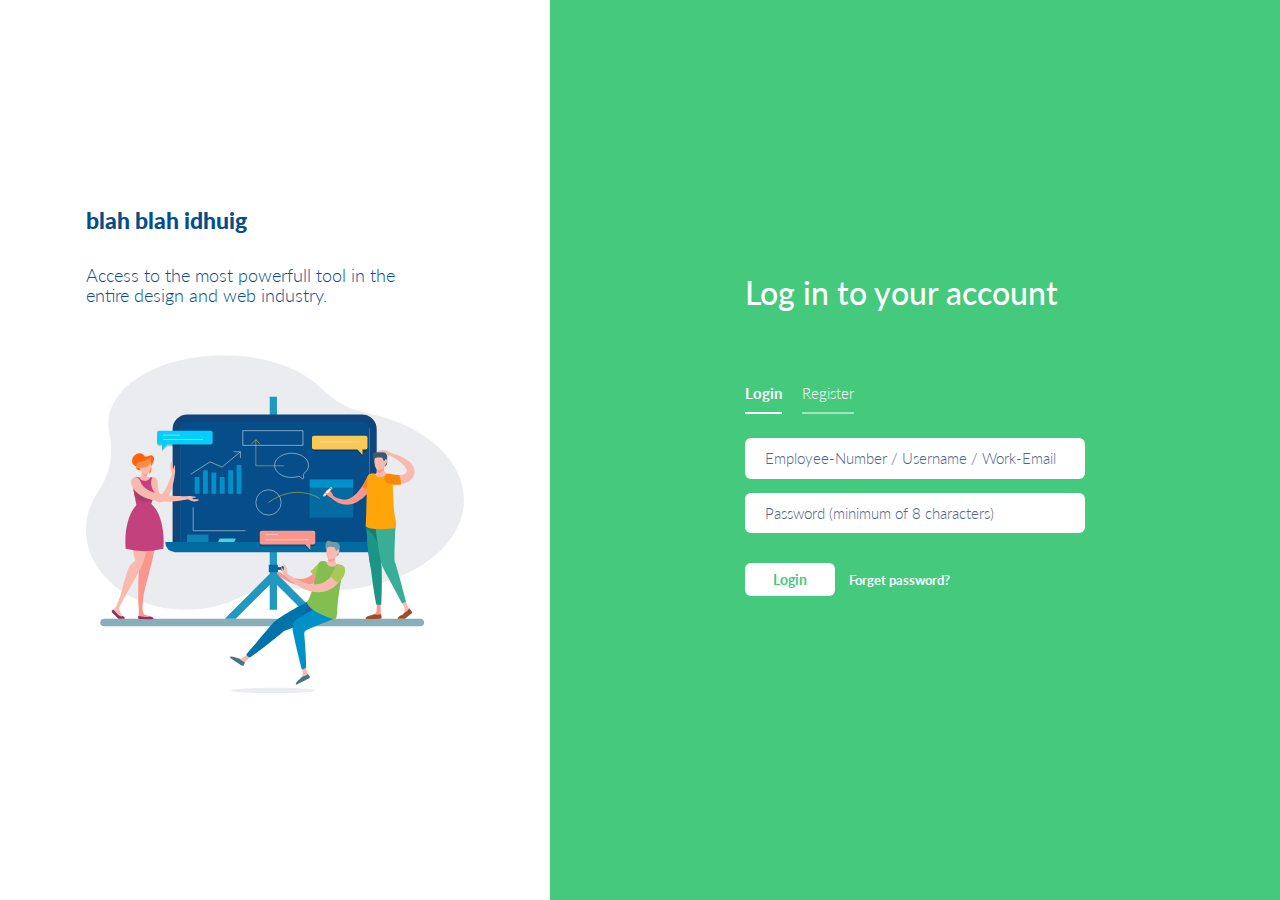
<file: login8.html>
<!DOCTYPE html
<html lang="en">
<head>
    <meta charset="UTF-8">
    <meta name="viewport" content="width=device-width, initial-scale=1.0">
    <title>ioform</title>
    <link rel="stylesheet" type="text/css" href="css/bootstrap.min.css">
    <link rel="stylesheet" type="text/css" href="css/fontawesome-all.min.css">
    <link rel="stylesheet" type="text/css" href="css/iofrm-style.css">
    <link rel="stylesheet" type="text/css" href="css/iofrm-theme8.css">
</head>
<body>
    <div class="form-body">
        <div class="website-logo">
            <a href="index.html">
                <div class="logo">
                    <img class="logo-size" src="images/logo-light.svg" alt="">
                </div>
            </a>
        </div>
        <div class="row">
            <div class="img-holder">
                <div class="bg"></div>
                <div class="info-holder">
                    <h3>blah blah  idhuig</h3>
                    <p>Access to the most powerfull tool in the entire design and web industry.</p>
                    <img src="images/graphic4.svg" alt="">
                </div>
            </div>
            <div class="form-holder">
                <div class="form-content">
                    <div class="form-items">
                        <div class="website-logo-inside">
                            <div>
                                <H2 style="color:white">
                                    Log in to your account 
                                </H2>   
                            </div>
                        </div>
                        <div class="page-links">
                            <a href="login8.html" class="active">Login</a><a href="register8.html">Register</a>
                        </div>
                        <form>
                            <input class="form-control" type="text" name="username" placeholder="Employee-Number / Username / Work-Email" required>
                            <input class="form-control" type="password" name="password" placeholder="Password (minimum of 8 characters)" required>
                            <div class="form-button">
                                <button id="submit" type="submit" class="ibtn">Login</button> <a href="forget8.html">Forget password?</a>
                            </div>
                        </form>
                        
                    </div>
                </div>
            </div>
        </div>
    </div>
<script src="js/jquery.min.js"></script>
<script src="js/popper.min.js"></script>
<script src="js/bootstrap.min.js"></script>
<script src="js/main.js"></script>
</body>
</html>
</file>
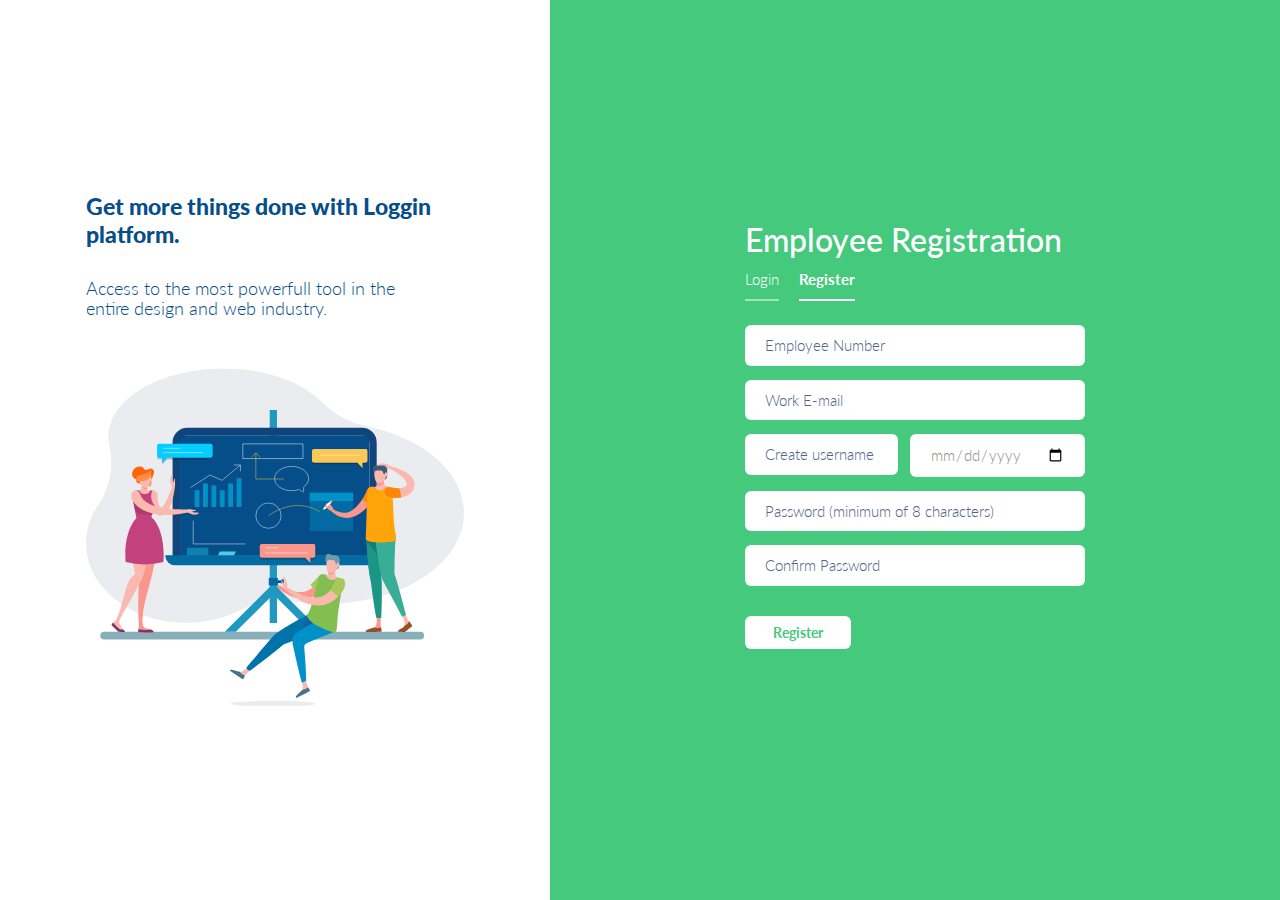
<file: register8.html>
<!DOCTYPE html>
<html lang="en">
<head>
    <meta charset="UTF-8">
    <meta name="viewport" content="width=device-width, initial-scale=1.0">
    <title>iofrm</title>
    <link rel="stylesheet" type="text/css" href="css/bootstrap.min.css">
    <link rel="stylesheet" type="text/css" href="css/fontawesome-all.min.css">
    <link rel="stylesheet" type="text/css" href="css/iofrm-style.css">
    <link rel="stylesheet" type="text/css" href="css/iofrm-theme8.css">
</head>
<body>
    <div class="form-body">
        <div class="website-logo">
            <a href="index.html">
                <div class="logo">
                    <img class="logo-size" src="images/logo-light.svg" alt="">
                </div>
            </a>
        </div>
        <div class="row">
            <div class="img-holder">
                <div class="bg"></div>
                <div class="info-holder">
                    <h3>Get more things done with Loggin platform.</h3>
                    <p>Access to the most powerfull tool in the entire design and web industry.</p>
                    <img src="images/graphic4.svg" alt="">
                </div>
            </div>
            <div class="form-holder">
                <div class="form-content">
                    <div class="form-items">
                        <div>
                            <H2 style="color:white">
                                Employee Registration
                            </H2>   
                        </div>
                        <div class="page-links">
                            <a href="login8.html">Login</a><a href="register8.html" class="active">Register</a>
                        </div>
                        <form>
                            <input class="form-control" type="text" name="name" placeholder="Employee Number" required>
                            <input class="form-control" type="email" name="email" placeholder="Work E-mail" required>

                            <div>
                                <div class="row">
                                    <div class="col">
                                        <input class="form-control" type="text" name="username" placeholder="Create username" required>
                                    </div>
                                    <div class="col">
                                        <input class="form-control" type="date" name="date_of_birth" placeholder="Date of birth" required>
                                    </div>
                                </div>
                            </div>

                            
                            <input class="form-control" type="password" name="password" placeholder="Password (minimum of 8 characters)" required>
                            <input class="form-control" type="password" name="password" placeholder="Confirm Password" required>
                            <div class="form-button">
                                <button id="submit" type="submit" class="ibtn">Register</button>
                            </div>
                        </form>
                       
                    </div>
                </div>
            </div>
        </div>
    </div>
<script src="js/jquery.min.js"></script>
<script src="js/popper.min.js"></script>
<script src="js/bootstrap.min.js"></script>
<script src="js/main.js"></script>
</body>
</html>
</file>
<file: css/iofrm-style.css>
/*------------------------------------------------------------------
 * Theme Name: iofrm - form templates
 * Theme URI: http://www.brandio.io/envato/iofrm
 * Author: Brandio
 * Author URI: http://www.brandio.io/
 * Description: A Bootstrap Responsive HTML5 Template
 * Version: 1.0
 * Licensed under MIT (https://github.com/twbs/bootstrap/blob/master/LICENSE)
 * Bootstrap v4.1 (http://getbootstrap.com)
 * Copyright 2019 Brandio.
 -------------------------------------------------------------------*/
/*------------------------------------------------------------------
[Table of contents]

1. General Styles.
2. Responsive Styles.
-------------------------------------------------------------------*/
@import url("https://fonts.googleapis.com/css?family=Lato:100,300,400,700,900");
/* -----------------------------------
    1 - General Styles
------------------------------------*/
*, body {
    font-family: 'Lato', sans-serif;
    font-weight: 400;
    -webkit-font-smoothing: antialiased;
    text-rendering: optimizeLegibility;
    -moz-osx-font-smoothing: grayscale;
}

html, body {
    height: 100%;
}

.form-body {
    background-color: #0093FF;
    height: 100%;
}

.form-body > .row {
    position: relative;
    margin-left: 0;
    margin-right: 0;
    height: 100%;
}

.website-logo {
    display: inline-block;
    position: absolute;
    z-index: 1000;
    top: 50px;
    left: 50px;
    right: initial;
    bottom: initial;
}

.website-logo img {
    width: 100px;
}

.website-logo a {
    display: inline-block;
}

.website-logo .logo {
    display: inline-block;
    background-image: url("../images/logo-light.svg");
    background-size: contain;
    background-repeat: no-repeat;
}

.website-logo .logo img {
    width: 100px;
}

.website-logo .logo img.logo-size {
    opacity: 0 !important;
}

.website-logo-inside {
    margin-bottom: 70px;
}

.website-logo-inside img {
    width: 100px;
}

.website-logo-inside a {
    display: inline-block;
}

.website-logo-inside .logo {
    display: inline-block;
    background-image: url("../images/logo-light.svg");
    background-size: contain;
    background-repeat: no-repeat;
}

.website-logo-inside .logo img {
    width: 100px;
}

.website-logo-inside .logo img.logo-size {
    opacity: 0 !important;
}

.preview-body {
    padding-top: 70px;
    padding-bottom: 70px;
    text-align: center;
}

.preview-body .web-logo {
    margin-bottom: 50px;
}

.preview-body .web-logo img {
    width: 130px;
}

.preview-body .web-title {
    font-size: 30px;
    font-weight: 300;
    color: #000;
    line-height: 35px;
    margin-bottom: 50px;
}

.preview-body .img-link {
    display: inline-block;
    width: 100%;
    margin: 20px 0;
    padding: 0 5px;
}

.preview-body .img-link img {
    width: 100%;
    border-radius: 15px;
    -webkit-box-shadow: 0 0 5px rgba(0, 123, 255, 0.38);
    box-shadow: 0 0 5px rgba(0, 123, 255, 0.38);
    -webkit-transition: all 0.5s cubic-bezier(0.34, 1.61, 0.7, 1);
    transition: all 0.5s cubic-bezier(0.34, 1.61, 0.7, 1);
}

.preview-body .img-link:hover img, .preview-body .img-link:focus img {
    -webkit-transform: scale(1.05);
    -moz-transform: scale(1.05);
    -ms-transform: scale(1.05);
    transform: scale(1.05);
    -webkit-box-shadow: 0 11px 19px rgba(0, 123, 255, 0.18);
    box-shadow: 0 11px 19px rgba(0, 123, 255, 0.18);
}

.img-holder {
    display: inline-block;
    position: absolute;
    top: 0;
    left: 0;
    width: 550px;
    min-height: 700px;
    height: 100%;
    overflow: hidden;
    background-color: #000000;
    padding: 60px;
    text-align: center;
    z-index: 999;
}

.img-holder .info-holder {
    position: relative;
    top: 50%;
    -webkit-transform: translateY(-50%);
    -moz-transform: translateY(-50%);
    -ms-transform: translateY(-50%);
    transform: translateY(-50%);
}

.img-holder .info-holder h3 {
    display: inline-block;
    color: #fff;
    text-align: left;
    font-size: 23px;
    font-weight: 900;
    margin-bottom: 30px;
    width: 100%;
    max-width: 378px;
    padding-right: 30px;
}

.img-holder .info-holder p {
    display: inline-block;
    color: #fff;
    text-align: left;
    font-size: 18px;
    font-weight: 300;
    line-height: 20px;
    margin-bottom: 50px;
    width: 100%;
    max-width: 378px;
    padding-right: 30px;
}

.img-holder .info-holder img {
    width: 100%;
    max-width: 378px;
}

.img-holder .info-holder.simple-info h3 {
    padding-right: 0;
}

.img-holder .info-holder.simple-info p {
    padding-right: 0;
}

.img-holder .info-holder.simple-info img {
    max-width: 160px;
    margin-bottom: 50px;
}

.img-holder .bg {
    position: absolute;
    opacity: 0.23;
    left: 0;
    top: 0;
    width: 100%;
    height: 100%;
    background-image: url("../images/img1.jpg");
    background-size: cover;
    background-position: center;
    z-index: -1;
}

@media (min-height: 700px) {
    .img-holder {
        position: fixed;
    }

    .website-logo {
        position: fixed;
    }
}

.form-holder {
    margin-left: 550px;
    width: 100%;
}

.form-holder .form-content {
    position: relative;
    text-align: center;
    display: -webkit-box;
    display: -moz-box;
    display: -ms-flexbox;
    display: -webkit-flex;
    display: flex;
    -webkit-justify-content: center;
    justify-content: center;
    -webkit-align-items: center;
    align-items: center;
    padding: 60px;
    min-height: 100%;
}

.form-holder .form-content ::-webkit-input-placeholder {
    color: #526489;
}

.form-holder .form-content :-moz-placeholder {
    color: #526489;
}

.form-holder .form-content ::-moz-placeholder {
    color: #526489;
}

.form-holder .form-content :-ms-input-placeholder {
    color: #526489;
}

.form-control:focus {
    -webkit-box-shadow: none;
    box-shadow: none;
}

.form-control ::-webkit-input-placeholder {
    color: #526489;
}

.form-control :-moz-placeholder {
    color: #526489;
}

.form-control ::-moz-placeholder {
    color: #526489;
}

.form-control :-ms-input-placeholder {
    color: #526489;
}

.form-content {
    position: relative;
    background-color: #0093FF;
}

.form-content .form-group {
    color: #fff;
    font-size: 15px;
    font-weight: 300;
}

.form-content .form-items {
    display: inline-block;
    width: 100%;
    max-width: 340px;
    text-align: left;
    -webkit-transition: all 0.4s ease;
    transition: all 0.4s ease;
}

.form-content h3 {
    color: #fff;
    text-align: left;
    font-size: 24px;
    font-weight: 900;
    margin-bottom: 10px;
}

.form-content h3.form-title {
    margin-bottom: 30px;
}

.form-content p {
    color: #fff;
    text-align: left;
    font-size: 18px;
    font-weight: 300;
    line-height: 20px;
    margin-bottom: 30px;
}

.form-content p.form-subtitle {
    font-size: 16px;
    margin-bottom: 15px;
}

.form-content label {
    color: #fff;
    text-align: left;
    font-size: 15px;
    font-weight: 300;
    line-height: 20px;
    margin-bottom: 10px;
}

.form-content .page-links {
    margin-bottom: 34px;
}

.form-content .page-links a {
    position: relative;
    display: inline-block;
    text-decoration: none;
    color: #fff;
    font-weight: 300;
    font-size: 15px;
    margin-right: 20px;
    -webkit-transition: all 0.3s ease;
    transition: all 0.3s ease;
}

.form-content .page-links a:last-child {
    margin-right: 0;
}

.form-content .page-links a:after {
    position: absolute;
    content: "";
    width: 100%;
    height: 2px;
    left: 0;
    bottom: -10px;
    background-color: rgba(255, 255, 255, 0.5);
    -webkit-transition: all 0.3s ease;
    transition: all 0.3s ease;
}

.form-content .page-links a.active {
    font-weight: 700;
}

.form-content .page-links a.active:after {
    background-color: #fff;
}

.form-content .page-links a:hover:after, .form-content .page-links a:focus:after {
    background-color: #fff;
}

.form-content input, .form-content .dropdown-toggle.btn-default {
    width: 100%;
    padding: 9px 20px;
    text-align: left;
    border: 0;
    outline: 0;
    border-radius: 6px;
    background-color: #fff;
    font-size: 15px;
    font-weight: 300;
    color: #8D8D8D;
    -webkit-transition: all 0.3s ease;
    transition: all 0.3s ease;
    margin-bottom: 14px;
}

.form-content input:hover, .form-content input:focus, .form-content .dropdown-toggle.btn-default:hover, .form-content .dropdown-toggle.btn-default:focus {
    border: 0;
    background-color: #ebeff8;
    color: #8D8D8D;
}

.form-content textarea {
    position: static !important;
    width: 100%;
    padding: 8px 20px;
    border-radius: 6px;
    text-align: left;
    background-color: #fff;
    border: 0;
    font-size: 15px;
    color: #8D8D8D;
    outline: none;
    resize: none;
    height: 120px;
    -webkit-transition: none;
    transition: none;
    margin-bottom: 14px;
}

.form-content textarea:hover, .form-content textarea:focus {
    border: 0;
    background-color: #ebeff8;
    color: #8D8D8D;
}

.form-content .custom-file {
    margin-bottom: 14px;
}

.form-content .custom-file-label {
    position: absolute;
    padding: 9px 20px;
    text-align: left;
    border: 0;
    outline: 0;
    border-radius: 6px;
    background-color: #fff;
    font-size: 15px;
    font-weight: 300;
    color: #8D8D8D;
    outline: none !important;
    -webkit-box-shadow: none !important;
    box-shadow: none !important;
    -webkit-transition: all 0.3s ease;
    transition: all 0.3s ease;
}

.form-content .custom-file-label:after {
    content: "\f382" !important;
    font-family: Font Awesome\ 5 Free;
    font-style: normal;
    font-weight: 600;
    padding: .475rem .75rem .375rem;
    color: #495057;
    background-color: transparent;
    border-left: 0;
    border-radius: 0;
    -webkit-transition: all 0.3s ease;
    transition: all 0.3s ease;
}

.form-content input[type="checkbox"], .form-content input[type="radio"] {
    width: auto;
}

.form-content input[type="checkbox"]:not(:checked), .form-content input[type="checkbox"]:checked, .form-content input[type="radio"]:not(:checked), .form-content input[type="radio"]:checked {
    position: absolute;
    left: -9999px;
}

.form-content input[type="checkbox"]:not(:checked) + label, .form-content input[type="checkbox"]:checked + label, .form-content input[type="radio"]:not(:checked) + label, .form-content input[type="radio"]:checked + label {
    position: relative;
    padding-left: 23px;
    cursor: pointer;
    display: inline;
    color: #fff;
    font-size: 14px;
    font-weight: 700;
    margin-left: 0;
    -webkit-transition: all 0.3s ease;
    transition: all 0.3s ease;
    -webkit-touch-callout: none;
    -webkit-user-select: none;
    -khtml-user-select: none;
    -moz-user-select: none;
    -ms-user-select: none;
    user-select: none;
}

.form-content input[type="checkbox"]:checked + label, .form-content input[type="radio"]:checked + label {
    color: #fff;
}

.form-content input[type="checkbox"]:checked + label:before, .form-content input[type="radio"]:checked + label:before {
    content: '';
    position: absolute;
    left: 0;
    top: 2px;
    width: 15px;
    height: 15px;
    background: #fff;
    border-radius: 50px;
    border: 0px solid #fff;
    -webkit-transition: all 0.3s ease;
    transition: all 0.3s ease;
}

.form-content input[type="checkbox"]:not(:checked) + label:before, .form-content input[type="radio"]:not(:checked) + label:before {
    content: '';
    position: absolute;
    left: 0;
    top: 2px;
    width: 15px;
    height: 15px;
    background: transparent;
    border-radius: 50px;
    border: 2px solid #fff;
    -webkit-transition: all 0.3s ease;
    transition: all 0.3s ease;
}

.form-content input[type="checkbox"]:not(:checked) + label:after, .form-content input[type="radio"]:not(:checked) + label:after {
    opacity: 0;
    -webkit-transform: scale(0);
    -moz-transform: scale(0);
    -ms-transform: scale(0);
    transform: scale(0);
}

.form-content input[type="checkbox"]:disabled + label, .form-content input[type="radio"]:disabled + label {
    opacity: 0.6;
}

.form-content input[type="checkbox"]:checked + label:after, .form-content input[type="checkbox"]:not(:checked) + label:after {
    content: '\f00c';
    font-family: "Font Awesome 5 Free";
    font-style: normal;
    font-weight: 600;
    position: absolute;
    top: 3px;
    left: 3px;
    font-size: 9px;
    color: #0093FF;
    line-height: 14px;
    -webkit-transition: all 0.2s ease;
    transition: all 0.2s ease;
}

.form-content input[type="checkbox"]:checked + label:before {
    border-radius: 4px;
}

.form-content input[type="checkbox"]:not(:checked) + label:before {
    border-radius: 4px;
}

.form-content input[type="radio"]:checked + label:after, .form-content input[type="radio"]:not(:checked) + label:after {
    content: "";
    position: absolute;
    top: 7px;
    left: 5px;
    width: 5px;
    height: 5px;
    border-radius: 20px;
    background-color: #0093FF;
    -webkit-transition: all 0.2s ease;
    transition: all 0.2s ease;
}

.form-content .custom-options {
    display: -webkit-box;
    display: -moz-box;
    display: -ms-flexbox;
    display: -webkit-flex;
    display: flex;
}

.form-content .custom-options input[type="checkbox"], .form-content .custom-options input[type="radio"] {
    width: auto;
}

.form-content .custom-options input[type="checkbox"]:not(:checked), .form-content .custom-options input[type="checkbox"]:checked, .form-content .custom-options input[type="radio"]:not(:checked), .form-content .custom-options input[type="radio"]:checked {
    position: absolute;
    left: -9999px;
}

.form-content .custom-options input[type="checkbox"]:not(:checked) + label, .form-content .custom-options input[type="checkbox"]:checked + label, .form-content .custom-options input[type="radio"]:not(:checked) + label, .form-content .custom-options input[type="radio"]:checked + label {
    position: relative;
    padding-left: 0;
    cursor: pointer;
    display: inline;
    color: #606060;
    background-color: #F7F7F7;
    font-size: 13px;
    font-weight: 400;
    margin-left: 0;
    border-radius: 5px;
    padding: 4px 10px;
    margin-right: 10px;
    -webkit-transition: all 0.3s ease;
    transition: all 0.3s ease;
    -webkit-touch-callout: none;
    -webkit-user-select: none;
    -khtml-user-select: none;
    -moz-user-select: none;
    -ms-user-select: none;
    user-select: none;
    flex-grow: 1;
    text-align: center;
}

.form-content .custom-options input[type="checkbox"]:not(:checked) + label:last-child, .form-content .custom-options input[type="checkbox"]:checked + label:last-child, .form-content .custom-options input[type="radio"]:not(:checked) + label:last-child, .form-content .custom-options input[type="radio"]:checked + label:last-child {
    margin-right: 0;
}

.form-content .custom-options input[type="checkbox"]:not(:checked) + label:after, .form-content .custom-options input[type="checkbox"]:checked + label:after, .form-content .custom-options input[type="radio"]:not(:checked) + label:after, .form-content .custom-options input[type="radio"]:checked + label:after {
    display: none;
}

.form-content .custom-options input[type="checkbox"]:checked + label, .form-content .custom-options input[type="radio"]:checked + label {
    color: #fff;
    background-color: #57D38C;
    font-weight: 400;
    -webkit-box-shadow: 0 3px 8px rgba(74, 230, 142, 0.35);
    box-shadow: 0 3px 8px rgba(74, 230, 142, 0.35);
}

.form-content .custom-options input[type="checkbox"]:checked + label:before, .form-content .custom-options input[type="radio"]:checked + label:before {
    display: none;
}

.form-content .custom-options input[type="checkbox"]:not(:checked) + label:before, .form-content .custom-options input[type="radio"]:not(:checked) + label:before {
    display: none;
}

.form-content .custom-options input[type="checkbox"]:not(:checked) + label:after, .form-content .custom-options input[type="radio"]:not(:checked) + label:after {
    display: none;
}

.form-content .form-button {
    margin-top: 30px;
    margin-bottom: 25px;
}

.form-content .form-button .ibtn {
    border-radius: 6px;
    border: 0;
    padding: 6px 28px;
    background-color: #fff;
    color: #29A4FF;
    font-size: 14px;
    font-weight: 700;
    text-decoration: none;
    cursor: pointer;
    margin-right: 10px;
    outline: none;
    -webkit-transition: all 0.3s ease;
    transition: all 0.3s ease;
    -webkit-box-shadow: 0 0 0 rgba(0, 0, 0, 0.16);
    box-shadow: 0 0 0 rgba(0, 0, 0, 0.16);
}

.form-content .form-button .ibtn:last-child {
    margin-right: 0;
}

.form-content .form-button .ibtn:hover, .form-content .form-button .ibtn:focus {
    -webkit-box-shadow: 0 5px 6px rgba(0, 0, 0, 0.16);
    box-shadow: 0 5px 6px rgba(0, 0, 0, 0.16);
}

.form-content .form-button .ibtn.less-padding {
    padding: 6px 15px !important;
}

.form-content .form-button a {
    font-size: 13px;
    font-weight: 700;
    color: #fff;
}

.form-content .form-button.full-width {
    margin-top: 15px;
}

.form-content .form-button.full-width .ibtn {
    width: 100%;
}

.form-content .btn {
    border-radius: 6px;
    padding: 6px 28px;
    font-size: 14px;
    font-weight: 700;
    margin-right: 10px;
    border: 0;
}

.form-content .btn.btn-light {
    color: #B0C2D0;
}

.form-content .btn.btn-light:hover, .form-content .btn.btn-light:focus {
    color: #a0b6c6;
}

.form-content .btn :last-child {
    margin-right: 0;
}

.form-content form {
    margin-bottom: 30px;
}

.form-content .other-links span {
    font-size: 12px;
    font-weight: 300;
    color: #fff;
    margin-right: 20px;
}

.form-content .other-links a {
    font-size: 12px;
    font-weight: 700;
    color: #fff;
    margin-right: 10px;
}

.form-content .other-links a:last-child {
    margin-right: 0;
}

.form-content .other-links a i {
    display: inline-block;
    width: 25px;
    height: 25px;
    background-color: #000;
    color: #fff;
    border-radius: 25px;
    text-align: center;
    padding-top: 5px;
    font-size: 15px;
    margin: 0 5px;
    -webkit-transition: all 0.3s ease;
    transition: all 0.3s ease;
}

.form-content .other-links a i[class*="fa-twitter"] {
    background-color: #00aced;
}

.form-content .other-links a i[class*="fa-facebook"] {
    background-color: #3b5998;
}

.form-content .other-links a i[class*="fa-youtube"] {
    background-color: #bb0000;
}

.form-content .other-links a i[class*="fa-google"] {
    background-color: #dd4b39;
}

.form-content .other-links a i[class*="fa-linkedin"] {
    background-color: #007bb6;
}

.form-content .other-links a i[class*="fa-instagram"] {
    background-color: #517fa4;
}

.form-content .other-links a i:hover, .form-content .other-links a i:focus {
    opacity: 0.8;
}

.form-content.form-sm input, .form-content.form-sm .dropdown-toggle.btn-default {
    padding: 6px 16px;
    margin-bottom: 10px;
    font-size: 14px;
}

.form-content.form-sm textarea {
    padding: 6px 16px;
    margin-bottom: 10px;
    font-size: 14px;
}

.form-content.form-sm .form-button .ibtn {
    padding: 4px 28px;
}

.form-content.form-sm .btn {
    padding: 4px 28px;
}

.form-content .form-sent {
    position: absolute;
    text-align: center;
    opacity: 0;
    pointer-events: none;
    z-index: 1;
    -webkit-transform-origin: center center;
    -moz-transform-origin: center center;
    -ms-transform-origin: center center;
    transform-origin: center center;
    -webkit-transform: scale(0.7) translateX(200px);
    -moz-transform: scale(0.7) translateX(200px);
    -ms-transform: scale(0.7) translateX(200px);
    transform: scale(0.7) translateX(200px);
    -webkit-transition: all 0.4s ease;
    transition: all 0.4s ease;
}

.form-content .form-sent.show-it {
    opacity: 1;
    pointer-events: all;
    z-index: 2;
    -webkit-transform: scale(1) translateX(0);
    -moz-transform: scale(1) translateX(0);
    -ms-transform: scale(1) translateX(0);
    transform: scale(1) translateX(0);
}

.form-content .form-sent.show-it .tick-holder .tick-icon {
    -webkit-animation: tick-anime3 0.7s cubic-bezier(0.34, 1.61, 0.7, 1) 0s forwards;
    -moz-animation: tick-anime3 0.7s cubic-bezier(0.34, 1.61, 0.7, 1) 0s forwards;
    -ms-animation: tick-anime3 0.7s cubic-bezier(0.34, 1.61, 0.7, 1) 0s forwards;
    animation: tick-anime3 0.7s cubic-bezier(0.34, 1.61, 0.7, 1) 0s forwards;
}

.form-content .form-sent.show-it .tick-holder .tick-icon:before {
    -webkit-animation: tick-anime1 0.2s linear 0.2s forwards;
    -moz-animation: tick-anime1 0.2s linear 0.2s forwards;
    -ms-animation: tick-anime1 0.2s linear 0.2s forwards;
    animation: tick-anime1 0.2s linear 0.2s forwards;
}

.form-content .form-sent.show-it .tick-holder .tick-icon:after {
    -webkit-animation: tick-anime2 0.4s ease 0.4s forwards;
    -moz-animation: tick-anime2 0.4s ease 0.4s forwards;
    -ms-animation: tick-anime2 0.4s ease 0.4s forwards;
    animation: tick-anime2 0.4s ease 0.4s forwards;
}

.form-content .form-sent .tick-holder {
    text-align: center;
    margin-bottom: 12px;
}

.form-content .form-sent .tick-holder .tick-icon {
    position: relative;
    display: inline-block;
    width: 40px;
    height: 40px;
    border-radius: 40px;
    background-color: rgba(255, 255, 255, 0);
    -webkit-transform: rotate(35deg) scale(2);
    -moz-transform: rotate(35deg) scale(2);
    -ms-transform: rotate(35deg) scale(2);
    transform: rotate(35deg) scale(2);
    -webkit-transform-origin: center center;
    -moz-transform-origin: center center;
    -ms-transform-origin: center center;
    transform-origin: center center;
}

.form-content .form-sent .tick-holder .tick-icon:before {
    content: "";
    position: absolute;
    background-color: #fff;
    width: 10px;
    height: 2px;
    top: 28px;
    left: 14px;
    border-radius: 2px;
    -webkit-transform-origin: left center;
    -moz-transform-origin: left center;
    -ms-transform-origin: left center;
    transform-origin: left center;
    -webkit-transform: scaleX(0);
    -moz-transform: scaleX(0);
    -ms-transform: scaleX(0);
    transform: scaleX(0);
}

.form-content .form-sent .tick-holder .tick-icon:after {
    content: "";
    position: absolute;
    background-color: #fff;
    width: 2px;
    height: 20px;
    top: 9px;
    left: 22px;
    border-radius: 2px;
    -webkit-transform-origin: center bottom;
    -moz-transform-origin: center bottom;
    -ms-transform-origin: center bottom;
    transform-origin: center bottom;
    -webkit-transform: scaleY(0);
    -moz-transform: scaleY(0);
    -ms-transform: scaleY(0);
    transform: scaleY(0);
}

.form-content .form-sent h3 {
    text-align: center;
    color: #fff;
}

.form-content .form-sent p {
    text-align: center;
    color: #fff;
    font-size: 15px;
    opacity: 0.8;
    margin-bottom: 20px;
}

.form-content .form-sent .info-holder {
    font-size: 12px;
    font-weight: 700;
    color: #fff;
    border-top: 1px solid rgba(255, 255, 255, 0.5);
    padding: 10px;
    margin-top: 60px;
}

.form-content .form-sent .info-holder span {
    font-size: 12px;
    font-weight: 700;
    color: #fff;
    opacity: 0.6;
}

.form-content .form-sent .info-holder a {
    font-size: 12px;
    font-weight: 700;
    color: #fff;
    opacity: 0.9;
}

.form-content .hide-it {
    opacity: 0;
    z-index: 1;
    pointer-events: none;
    -webkit-transform-origin: center center;
    -moz-transform-origin: center center;
    -ms-transform-origin: center center;
    transform-origin: center center;
    -webkit-transform: scale(0.7) translateX(-200px);
    -moz-transform: scale(0.7) translateX(-200px);
    -ms-transform: scale(0.7) translateX(-200px);
    transform: scale(0.7) translateX(-200px);
}

.form-content .row {
    margin-right: -6px;
    margin-left: -6px;
}

.form-content .row.top-padding {
    padding-top: 30px;
}

.form-content .row.top-padding .form-button {
    margin-top: 0;
}

.form-content .row .col {
    padding-right: 6px;
    padding-left: 6px;
}

.form-body.on-top .website-logo {
    position: absolute;
}

.form-body.on-top .img-holder {
    display: block;
    position: relative;
    width: 100%;
    min-height: initial;
    height: initial;
    overflow: initial;
    padding: 40px;
}

.form-body.on-top .img-holder .info-holder.simple-info h3 {
    margin-bottom: 16px;
}

.form-body.on-top .img-holder .info-holder.simple-info p {
    margin-bottom: 10px;
}

.form-body.on-top .img-holder .info-holder.simple-info img {
    margin-bottom: 20px;
}

.form-body.on-top .form-holder {
    margin-left: 0;
}

@keyframes tick-anime1 {
    0% {
        -webkit-transform: scaleX(0);
        -moz-transform: scaleX(0);
        -ms-transform: scaleX(0);
        transform: scaleX(0);
    }

    100% {
        -webkit-transform: scaleX(1);
        -moz-transform: scaleX(1);
        -ms-transform: scaleX(1);
        transform: scaleX(1);
    }
}

@keyframes tick-anime2 {
    0% {
        -webkit-transform: scaleY(0);
        -moz-transform: scaleY(0);
        -ms-transform: scaleY(0);
        transform: scaleY(0);
    }

    100% {
        -webkit-transform: scaleY(1);
        -moz-transform: scaleY(1);
        -ms-transform: scaleY(1);
        transform: scaleY(1);
    }
}

@keyframes tick-anime3 {
    0% {
        background-color: rgba(255, 255, 255, 0);
        -webkit-transform: rotate(35deg) scale(2);
        -moz-transform: rotate(35deg) scale(2);
        -ms-transform: rotate(35deg) scale(2);
        transform: rotate(35deg) scale(2);
    }

    100% {
        background-color: rgba(255, 255, 255, 0.2);
        -webkit-transform: rotate(45deg) scale(1);
        -moz-transform: rotate(45deg) scale(1);
        -ms-transform: rotate(45deg) scale(1);
        transform: rotate(45deg) scale(1);
    }
}

@keyframes c-tick-anime3 {
    0% {
        background-color: rgba(233, 253, 214, 0);
        -webkit-transform: rotate(35deg) scale(2);
        -moz-transform: rotate(35deg) scale(2);
        -ms-transform: rotate(35deg) scale(2);
        transform: rotate(35deg) scale(2);
    }

    100% {
        background-color: #E9FDD6;
        -webkit-transform: rotate(45deg) scale(1);
        -moz-transform: rotate(45deg) scale(1);
        -ms-transform: rotate(45deg) scale(1);
        transform: rotate(45deg) scale(1);
    }
}

.alert {
    position: relative;
    padding: 6px 12px;
    border: 1px solid #000;
    color: #000000;
    font-size: 13px;
    font-weight: 700;
}

.alert a, .alert a.alert-link {
    font-weight: 700;
    color: #000000;
}

.alert p {
    font-size: 13px;
    font-weight: 700;
    margin-bottom: 18px;
}

.alert.alert-primary {
    background-color: #e2f0ff;
    border-color: #3a86d6;
}

.alert.alert-primary hr {
    border-top-color: #3a86d6;
}

.alert.alert-secondary {
    background-color: #f0f0f0;
    border-color: #8e9396;
}

.alert.alert-secondary hr {
    border-top-color: #8e9396;
}

.alert.alert-success {
    background-color: #F7FFF0;
    border-color: #8CCB57;
}

.alert.alert-success hr {
    border-top-color: #8CCB57;
}

.alert.alert-danger {
    background-color: #FFFAFA;
    border-color: #F55050;
}

.alert.alert-danger hr {
    border-top-color: #F55050;
}

.alert.alert-warning {
    background-color: #fff8e1;
    border-color: #f1cb4b;
}

.alert.alert-warning hr {
    border-top-color: #f1cb4b;
}

.alert.alert-info {
    background-color: #dcedf1;
    border-color: #42bfdb;
}

.alert.alert-info hr {
    border-top-color: #42bfdb;
}

.alert.alert-light {
    background-color: #fefefe;
    border-color: #a7a4a4;
}

.alert.alert-light hr {
    border-top-color: #a7a4a4;
}

.alert.alert-dark {
    background-color: #d6d8d9;
    border-color: #525557;
}

.alert.alert-dark hr {
    border-top-color: #525557;
}

.alert.with-icon {
    padding-left: 32px;
}

.alert.with-icon[class*="alert-"]:before {
    position: absolute;
    font-family: "Font Awesome 5 Free";
    font-style: normal;
    font-weight: 600;
    top: 7px;
    left: 7px;
    width: 20px;
    font-size: 12px;
    text-align: center;
}

.alert.with-icon.alert-primary:before {
    content: "\f12a";
    color: #3a86d6;
}

.alert.with-icon.alert-secondary:before {
    content: "\f12a";
    color: #8e9396;
}

.alert.with-icon.alert-success:before {
    content: "\f00c";
    color: #8CCB57;
}

.alert.with-icon.alert-danger:before {
    content: "\f071";
    color: #F55050;
}

.alert.with-icon.alert-warning:before {
    content: "\f06a";
    color: #f1cb4b;
}

.alert.with-icon.alert-info:before {
    content: "\f129";
    color: #42bfdb;
}

.alert.with-icon.alert-light:before {
    content: "\f12a";
    color: #a7a4a4;
}

.alert.with-icon.alert-dark:before {
    content: "\f12a";
    color: #525557;
}

.alert .close {
    color: #727272;
    font-size: 0.9rem;
    padding: 3px;
    outline: none;
}

.alert .close span {
    color: #727272;
}

.form-body.without-side .website-logo {
    top: 70px;
    left: 50%;
    margin-left: -50px;
    right: initial;
    bottom: initial;
    display: inline-block;
}

.form-body.without-side .website-logo-inside .logo {
    background-image: url("../images/logo-dark.svg");
}

.form-body.without-side .form-holder .form-content ::-webkit-input-placeholder {
    color: #000;
}

.form-body.without-side .form-holder .form-content :-moz-placeholder {
    color: #000;
}

.form-body.without-side .form-holder .form-content ::-moz-placeholder {
    color: #000;
}

.form-body.without-side .form-holder .form-content :-ms-input-placeholder {
    color: #000;
}

.form-body.without-side h3 {
    color: #000;
}

.form-body.without-side p {
    color: #000;
}

.form-body.without-side label {
    color: #000;
}

.form-body.without-side .img-holder {
    z-index: 0;
    width: 100%;
    overflow: hidden;
}

.form-body.without-side .img-holder .info-holder img {
    display: none;
    max-width: 534px;
    -webkit-animation: zoom-in-img 50s linear 0s infinite;
    -moz-animation: zoom-in-img 50s linear 0s infinite;
    -ms-animation: zoom-in-img 50s linear 0s infinite;
    animation: zoom-in-img 50s linear 0s infinite;
    -webkit-transform-origin: center center;
    -moz-transform-origin: center center;
    -ms-transform-origin: center center;
    transform-origin: center center;
    -webkit-transform: scale(1);
    -moz-transform: scale(1);
    -ms-transform: scale(1);
    transform: scale(1);
}

.form-body.without-side .form-holder {
    margin-left: 0;
}

.form-body.without-side .form-holder .form-content {
    background-color: transparent;
}

.form-body.without-side .form-content {
    padding: 125px 60px 60px;
    -webkit-perspective: 800px;
    -moz-perspective: 800px;
    -ms-perspective: 800px;
    perspective: 800px;
}

.form-body.without-side .form-content .form-items {
    padding: 35px 30px;
    border-radius: 10px;
    background-color: #fff;
    -webkit-box-shadow: 0 6px 15px rgba(0, 0, 0, 0.16);
    box-shadow: 0 6px 15px rgba(0, 0, 0, 0.16);
}

.form-body.without-side .form-content .form-items form {
    margin-bottom: 0;
}

.form-body.without-side .form-content .form-items .other-links {
    margin-top: 38px;
    margin-bottom: 30px;
}

.form-body.without-side .form-content .form-items .other-links .text {
    font-size: 13px;
    font-weight: 300;
    color: #000;
    margin-bottom: 15px;
}

.form-body.without-side .form-content .form-items .other-links a {
    display: inline-block;
    padding: 5px;
    border-radius: 2px;
    color: #000;
    background-color: #F7F7F7;
}

.form-body.without-side .form-content .form-items .other-links a i {
    width: 18px;
    height: 18px;
    font-size: 9px;
    margin-left: 0;
}

.form-body.without-side .form-content .form-items .page-links {
    margin-bottom: 0;
}

.form-body.without-side .form-content .form-items .page-links a {
    font-weight: 700;
}

.form-body.without-side .form-content .form-items .page-links a:after {
    bottom: -3px;
}

.form-body.without-side .form-content .page-links a {
    color: #000;
}

.form-body.without-side .form-content .page-links a:after {
    background-color: rgba(222, 222, 222, 0.7);
}

.form-body.without-side .form-content .page-links a.active:after, .form-body.without-side .form-content .page-links a:hover:after, .form-body.without-side .form-content .page-links a:focus:after {
    background-color: #0092FE;
}

.form-body.without-side .form-content input, .form-body.without-side .form-content .dropdown-toggle.btn-default {
    border: 0;
    background-color: #F7F7F7;
    color: #000000;
}

.form-body.without-side .form-content input:hover, .form-body.without-side .form-content input:focus, .form-body.without-side .form-content .dropdown-toggle.btn-default:hover, .form-body.without-side .form-content .dropdown-toggle.btn-default:focus {
    border: 0;
    background-color: #eaeaea;
    color: #000000;
}

.form-body.without-side .form-content textarea {
    background-color: #F7F7F7;
    border: 0;
    color: #000000;
}

.form-body.without-side .form-content textarea:hover, .form-body.without-side .form-content textarea:focus {
    border: 0;
    background-color: #eaeaea;
    color: #000000;
}

.form-body.without-side .form-content input[type="checkbox"]:not(:checked) + label, .form-body.without-side .form-content input[type="checkbox"]:checked + label, .form-body.without-side .form-content input[type="radio"]:not(:checked) + label, .form-body.without-side .form-content input[type="radio"]:checked + label {
    color: #000;
}

.form-body.without-side .form-content input[type="checkbox"]:checked + label, .form-body.without-side .form-content input[type="radio"]:checked + label {
    color: #000;
}

.form-body.without-side .form-content input[type="checkbox"]:checked + label:before, .form-body.without-side .form-content input[type="radio"]:checked + label:before {
    background: #000;
    border: 0px solid #000;
}

.form-body.without-side .form-content input[type="checkbox"]:not(:checked) + label:before, .form-body.without-side .form-content input[type="radio"]:not(:checked) + label:before {
    background: transparent;
    border: 2px solid #000;
}

.form-body.without-side .form-content input[type="checkbox"]:not(:checked) + label:after, .form-body.without-side .form-content input[type="checkbox"]:checked + label:after {
    color: #fff;
}

.form-body.without-side .form-content input[type="radio"]:not(:checked) + label:after, .form-body.without-side .form-content input[type="radio"]:checked + label:after {
    background-color: #fff;
}

.form-body.without-side .form-content .custom-options input[type="checkbox"]:not(:checked) + label, .form-body.without-side .form-content .custom-options input[type="checkbox"]:checked + label, .form-body.without-side .form-content .custom-options input[type="radio"]:not(:checked) + label, .form-body.without-side .form-content .custom-options input[type="radio"]:checked + label {
    color: #606060;
    background-color: #F7F7F7;
}

.form-body.without-side .form-content .custom-options input[type="checkbox"]:checked + label, .form-body.without-side .form-content .custom-options input[type="radio"]:checked + label {
    color: #fff;
    background-color: #57D38C;
    -webkit-box-shadow: 0 3px 8px rgba(74, 230, 142, 0.35);
    box-shadow: 0 3px 8px rgba(74, 230, 142, 0.35);
}

.form-body.without-side .form-content .form-button {
    margin-bottom: 0;
}

.form-body.without-side .form-content .form-button .ibtn {
    background-color: #29A4FF;
    color: #fff;
    -webkit-box-shadow: 0 0 0 rgba(0, 0, 0, 0.16);
    box-shadow: 0 0 0 rgba(0, 0, 0, 0.16);
}

.form-body.without-side .form-content .form-button .ibtn:hover, .form-body.without-side .form-content .form-button .ibtn:focus {
    -webkit-box-shadow: 0 5px 6px rgba(0, 0, 0, 0.16);
    box-shadow: 0 5px 6px rgba(0, 0, 0, 0.16);
}

.form-body.without-side .form-content .form-button a {
    font-weight: 300;
    color: #000;
}

.form-body.without-side .form-content .form-sent {
    padding: 35px 30px;
    border-radius: 10px;
    background-color: #fff;
    -webkit-box-shadow: 0 6px 15px rgba(0, 0, 0, 0.16);
    box-shadow: 0 6px 15px rgba(0, 0, 0, 0.16);
    -webkit-transform: rotateY(-180deg);
    -moz-transform: rotateY(-180deg);
    -ms-transform: rotateY(-180deg);
    transform: rotateY(-180deg);
}

.form-body.without-side .form-content .form-sent.show-it {
    -webkit-transform: rotateY(0deg);
    -moz-transform: rotateY(0deg);
    -ms-transform: rotateY(0deg);
    transform: rotateY(0deg);
}

.form-body.without-side .form-content .form-sent .tick-holder .tick-icon {
    -webkit-animation: c-tick-anime3 0.7s cubic-bezier(0.34, 1.61, 0.7, 1) 0s forwards;
    -moz-animation: c-tick-anime3 0.7s cubic-bezier(0.34, 1.61, 0.7, 1) 0s forwards;
    -ms-animation: c-tick-anime3 0.7s cubic-bezier(0.34, 1.61, 0.7, 1) 0s forwards;
    animation: c-tick-anime3 0.7s cubic-bezier(0.34, 1.61, 0.7, 1) 0s forwards;
    background-color: rgba(233, 253, 214, 0);
}

.form-body.without-side .form-content .form-sent .tick-holder .tick-icon:before {
    background-color: #8CCB57;
}

.form-body.without-side .form-content .form-sent .tick-holder .tick-icon:after {
    background-color: #8CCB57;
}

.form-body.without-side .form-content .form-sent h3 {
    color: #000;
}

.form-body.without-side .form-content .form-sent p {
    color: #000;
}

.form-body.without-side .form-content .form-sent .info-holder {
    border-top: 1px solid rgba(0, 0, 0, 0.5);
}

.form-body.without-side .form-content .form-sent .info-holder span {
    color: #000;
}

.form-body.without-side .form-content .form-sent .info-holder a {
    color: #000;
}

.form-body.without-side .form-content .hide-it {
    -webkit-transform: rotateY(180deg);
    -moz-transform: rotateY(180deg);
    -ms-transform: rotateY(180deg);
    transform: rotateY(180deg);
}

@keyframes zoom-in-img {
    0% {
        -webkit-transform: scale(1);
        -moz-transform: scale(1);
        -ms-transform: scale(1);
        transform: scale(1);
    }

    50% {
        -webkit-transform: scale(1.15);
        -moz-transform: scale(1.15);
        -ms-transform: scale(1.15);
        transform: scale(1.15);
    }

    100% {
        -webkit-transform: scale(1);
        -moz-transform: scale(1);
        -ms-transform: scale(1);
        transform: scale(1);
    }
}

/* -----------------------------------
    2 - Responsive Styles
------------------------------------*/
@media (max-width: 992px) {
    .img-holder {
        display: none;
    }

    .form-holder {
        margin-left: 0;
    }

    .form-holder .form-content {
        padding: 125px 60px 60px;
    }

    .form-body.on-top .form-holder .form-content, .form-body.on-top-mobile .form-holder .form-content {
        padding: 60px;
    }

    .website-logo {
        top: 50px;
        left: 50px;
        right: initial;
        bottom: initial;
    }

    .website-logo .logo {
        background-image: url("../images/logo-light.svg");
    }

    .form-body.without-side .img-holder {
        display: inline-block;
    }

    .form-body.without-side .website-logo .logo {
        background-image: url("../images/logo-light.svg");
    }

    .form-body.without-side .form-holder .form-content {
        padding: 125px 30px 60px;
    }

    .form-body.on-top-mobile .website-logo {
        position: absolute;
    }

    .form-body.on-top-mobile .img-holder {
        display: block;
        position: relative;
        width: 100%;
        min-height: initial;
        height: initial;
        overflow: initial;
        padding: 40px;
    }

    .form-body.on-top-mobile .img-holder .info-holder.simple-info h3 {
        margin-bottom: 16px;
    }

    .form-body.on-top-mobile .img-holder .info-holder.simple-info p {
        margin-bottom: 10px;
    }

    .form-body.on-top-mobile .img-holder .info-holder.simple-info img {
        margin-bottom: 20px;
    }

    .form-body.on-top-mobile .form-holder {
        margin-left: 0;
    }
}

@media (max-width: 575px) {
    .form-body.on-top .img-holder, .form-body.on-top-mobile .img-holder {
        padding: 90px 40px 40px;
    }

    .form-content .row.top-padding .form-button {
        text-align: left !important;
        margin-top: 30px;
    }
}
</file>
<file: css/iofrm-theme8.css>
/*------------------------------------------------------------------
 * Theme Name: iofrm - theme
 * Theme URI: http://www.brandio.io/envato/iofrm
 * Author: Brandio
 * Author URI: http://www.brandio.io/
 * Copyright 2019 Brandio.
 -------------------------------------------------------------------*/
/*------------------------------------------------------------------
[Table of contents]

1. General Styles.
2. Responsive Styles.
-------------------------------------------------------------------*/
/* -----------------------------------
    1 - General Styles
------------------------------------*/
.form-body {
    background-color: #44C97D;
}

.website-logo {
    display: none;
    top: 50px;
    left: 50px;
    right: initial;
    bottom: initial;
}

.website-logo img {
    width: 100px;
}

.website-logo .logo {
    background-image: url("../images/logo-light.svg");
}

.website-logo .logo img {
    width: 100px;
}

.website-logo-inside img {
    width: 100px;
}

.website-logo-inside .logo {
    background-image: url("../images/logo-light.svg");
}

.website-logo-inside .logo img {
    width: 100px;
}

.img-holder {
    width: 550px;
    background-color: #fff;
}

.img-holder .info-holder h3 {
    color: #064E89;
    text-align: left;
}

.img-holder .info-holder p {
    color: #064E89;
    text-align: left;
}

.img-holder .bg {
    opacity: 0.23;
    background-image: none;
}

.form-holder {
    margin-left: 550px;
}

.form-holder .form-content ::-webkit-input-placeholder {
    color: #526489;
}

.form-holder .form-content :-moz-placeholder {
    color: #526489;
}

.form-holder .form-content ::-moz-placeholder {
    color: #526489;
}

.form-holder .form-content :-ms-input-placeholder {
    color: #526489;
}

.form-content {
    background-color: #44C97D;
}

.form-content .form-group {
    color: #fff;
}

.form-content .form-items {
    max-width: 340px;
    text-align: left;
}

.form-content h3 {
    color: #fff;
    text-align: left;
}

.form-content p {
    color: #fff;
    text-align: left;
}

.form-content label {
    color: #fff;
    text-align: left;
}

.form-content .page-links a {
    color: #fff;
}

.form-content .page-links a:after {
    background-color: rgba(255, 255, 255, 0.5);
}

.form-content .page-links a.active:after {
    background-color: #fff;
}

.form-content .page-links a:hover:after, .form-content .page-links a:focus:after {
    background-color: #fff;
}

.form-content input, .form-content .dropdown-toggle.btn-default {
    border: 0;
    background-color: #fff;
    color: #8D8D8D;
}

.form-content input:hover, .form-content input:focus, .form-content .dropdown-toggle.btn-default:hover, .form-content .dropdown-toggle.btn-default:focus {
    border: 0;
    background-color: #ebeff8;
    color: #8D8D8D;
}

.form-content textarea {
    border: 0;
    background-color: #fff;
    color: #8D8D8D;
}

.form-content textarea:hover, .form-content textarea:focus {
    border: 0;
    background-color: #ebeff8;
    color: #8D8D8D;
}

.form-content .custom-file-label {
    border: 0;
    background-color: #fff;
    color: #8D8D8D;
}

.form-content .custom-file-label:after {
    color: #0093FF;
}

.form-content .custom-file:hover .custom-file-label, .form-content .custom-file:focus .custom-file-label {
    border: 0;
    background-color: #ebeff8;
    color: #8D8D8D;
}

.form-content input[type="checkbox"]:not(:checked) + label, .form-content input[type="checkbox"]:checked + label, .form-content input[type="radio"]:not(:checked) + label, .form-content input[type="radio"]:checked + label {
    color: #fff;
    font-weight: 700;
}

.form-content input[type="checkbox"]:checked + label, .form-content input[type="radio"]:checked + label {
    color: #fff;
}

.form-content input[type="checkbox"]:checked + label:before, .form-content input[type="radio"]:checked + label:before {
    background: #fff;
    border: 0px solid #fff;
}

.form-content input[type="checkbox"]:not(:checked) + label:before, .form-content input[type="radio"]:not(:checked) + label:before {
    background: transparent;
    border: 2px solid #fff;
}

.form-content input[type="checkbox"]:not(:checked) + label:after, .form-content input[type="checkbox"]:checked + label:after {
    color: #44C97D;
}

.form-content input[type="radio"]:not(:checked) + label:after, .form-content input[type="radio"]:checked + label:after {
    background-color: #44C97D;
}

.form-content .custom-options input[type="checkbox"]:not(:checked) + label, .form-content .custom-options input[type="checkbox"]:checked + label, .form-content .custom-options input[type="radio"]:not(:checked) + label, .form-content .custom-options input[type="radio"]:checked + label {
    color: #606060;
    background-color: rgba(247, 247, 247, 0.75);
}

.form-content .custom-options input[type="checkbox"]:checked + label, .form-content .custom-options input[type="radio"]:checked + label {
    color: #606060;
    background-color: #fff;
    -webkit-box-shadow: 0 3px 8px rgba(0, 0, 0, 0.16);
    box-shadow: 0 3px 8px rgba(0, 0, 0, 0.16);
}

.form-content .form-button .ibtn {
    background-color: #fff;
    color: #44C97D;
    -webkit-box-shadow: 0 0 0 rgba(0, 0, 0, 0.16);
    box-shadow: 0 0 0 rgba(0, 0, 0, 0.16);
}

.form-content .form-button .ibtn:hover, .form-content .form-button .ibtn:focus {
    -webkit-box-shadow: 0 5px 6px rgba(0, 0, 0, 0.16);
    box-shadow: 0 5px 6px rgba(0, 0, 0, 0.16);
}

.form-content .form-button a {
    color: #fff;
}

.form-content .other-links span {
    color: #fff;
}

.form-content .other-links a {
    color: #fff;
}

.form-content .form-sent .tick-holder .tick-icon {
    background-color: rgba(255, 255, 255, 0);
}

.form-content .form-sent .tick-holder .tick-icon:before {
    background-color: #fff;
}

.form-content .form-sent .tick-holder .tick-icon:after {
    background-color: #fff;
}

.form-content .form-sent h3 {
    color: #fff;
}

.form-content .form-sent p {
    color: #fff;
}

.form-content .form-sent .info-holder {
    color: #fff;
    border-top: 1px solid rgba(255, 255, 255, 0.5);
}

.form-content .form-sent .info-holder span {
    color: #fff;
}

.form-content .form-sent .info-holder a {
    color: #fff;
}

@keyframes tick-anime3 {
    0% {
        background-color: rgba(255, 255, 255, 0);
        -webkit-transform: rotate(35deg) scale(2);
        -moz-transform: rotate(35deg) scale(2);
        -ms-transform: rotate(35deg) scale(2);
        transform: rotate(35deg) scale(2);
    }

    100% {
        background-color: rgba(255, 255, 255, 0.2);
        -webkit-transform: rotate(45deg) scale(1);
        -moz-transform: rotate(45deg) scale(1);
        -ms-transform: rotate(45deg) scale(1);
        transform: rotate(45deg) scale(1);
    }
}

.alert {
    color: #fff;
}

.alert.alert-primary {
    background-color: rgba(226, 240, 255, 0.1);
    border-color: #fff;
}

.alert.alert-primary hr {
    border-top-color: #fff;
}

.alert.alert-secondary {
    background-color: rgba(240, 240, 240, 0.1);
    border-color: #fff;
}

.alert.alert-secondary hr {
    border-top-color: #fff;
}

.alert.alert-success {
    background-color: rgba(247, 255, 240, 0.1);
    border-color: #fff;
}

.alert.alert-success hr {
    border-top-color: #fff;
}

.alert.alert-danger {
    background-color: rgba(255, 250, 250, 0.1);
    border-color: #fff;
}

.alert.alert-danger hr {
    border-top-color: #fff;
}

.alert.alert-warning {
    background-color: rgba(255, 248, 225, 0.1);
    border-color: #fff;
}

.alert.alert-warning hr {
    border-top-color: #fff;
}

.alert.alert-info {
    background-color: rgba(220, 237, 241, 0.1);
    border-color: #fff;
}

.alert.alert-info hr {
    border-top-color: #fff;
}

.alert.alert-light {
    background-color: rgba(254, 254, 254, 0.1);
    border-color: #fff;
}

.alert.alert-light hr {
    border-top-color: #fff;
}

.alert.alert-dark {
    background-color: rgba(214, 216, 217, 0.1);
    border-color: #fff;
}

.alert.alert-dark hr {
    border-top-color: #fff;
}

.alert.with-icon.alert-primary:before {
    color: #fff;
}

.alert.with-icon.alert-secondary:before {
    color: #fff;
}

.alert.with-icon.alert-success:before {
    color: #fff;
}

.alert.with-icon.alert-danger:before {
    color: #fff;
}

.alert.with-icon.alert-warning:before {
    color: #fff;
}

.alert.with-icon.alert-info:before {
    color: #fff;
}

.alert.with-icon.alert-light:before {
    color: #fff;
}

.alert.with-icon.alert-dark:before {
    color: #fff;
}

.alert a, .alert a.alert-link {
    color: #fff;
}

.alert .close {
    color: #fff;
}

.alert .close span {
    color: #fff;
}

.form-body.without-side .img-holder .info-holder img {
    display: inline-block;
}

.form-body.without-side .form-content .page-links a:after {
    background-color: rgba(255, 255, 255, 0.5);
}

.form-body.without-side .form-content .page-links a.active:after {
    background-color: #fff;
}

.form-body.without-side .form-content .page-links a:hover:after, .form-body.without-side .form-content .page-links a:focus:after {
    background-color: #fff;
}

.form-body.without-side .form-content .form-button .ibtn {
    background-color: #fff;
    color: #44C97D;
    -webkit-box-shadow: 0 0 0 rgba(0, 0, 0, 0.16);
    box-shadow: 0 0 0 rgba(0, 0, 0, 0.16);
}

.form-body.without-side .form-content .form-button .ibtn:hover, .form-body.without-side .form-content .form-button .ibtn:focus {
    -webkit-box-shadow: 0 5px 6px rgba(0, 0, 0, 0.16);
    box-shadow: 0 5px 6px rgba(0, 0, 0, 0.16);
}

/* -----------------------------------
    2 - Responsive Styles
------------------------------------*/
@media (max-width: 992px) {
    .form-holder {
        margin-left: 0;
    }

    .website-logo {
        top: 50px;
        left: 50px;
        right: initial;
        bottom: initial;
    }

    .website-logo .logo {
        background-image: url("../images/logo-light.svg");
    }

    .form-body.without-side .website-logo .logo {
        background-image: url("../images/logo-light.svg");
    }
}
</file>
